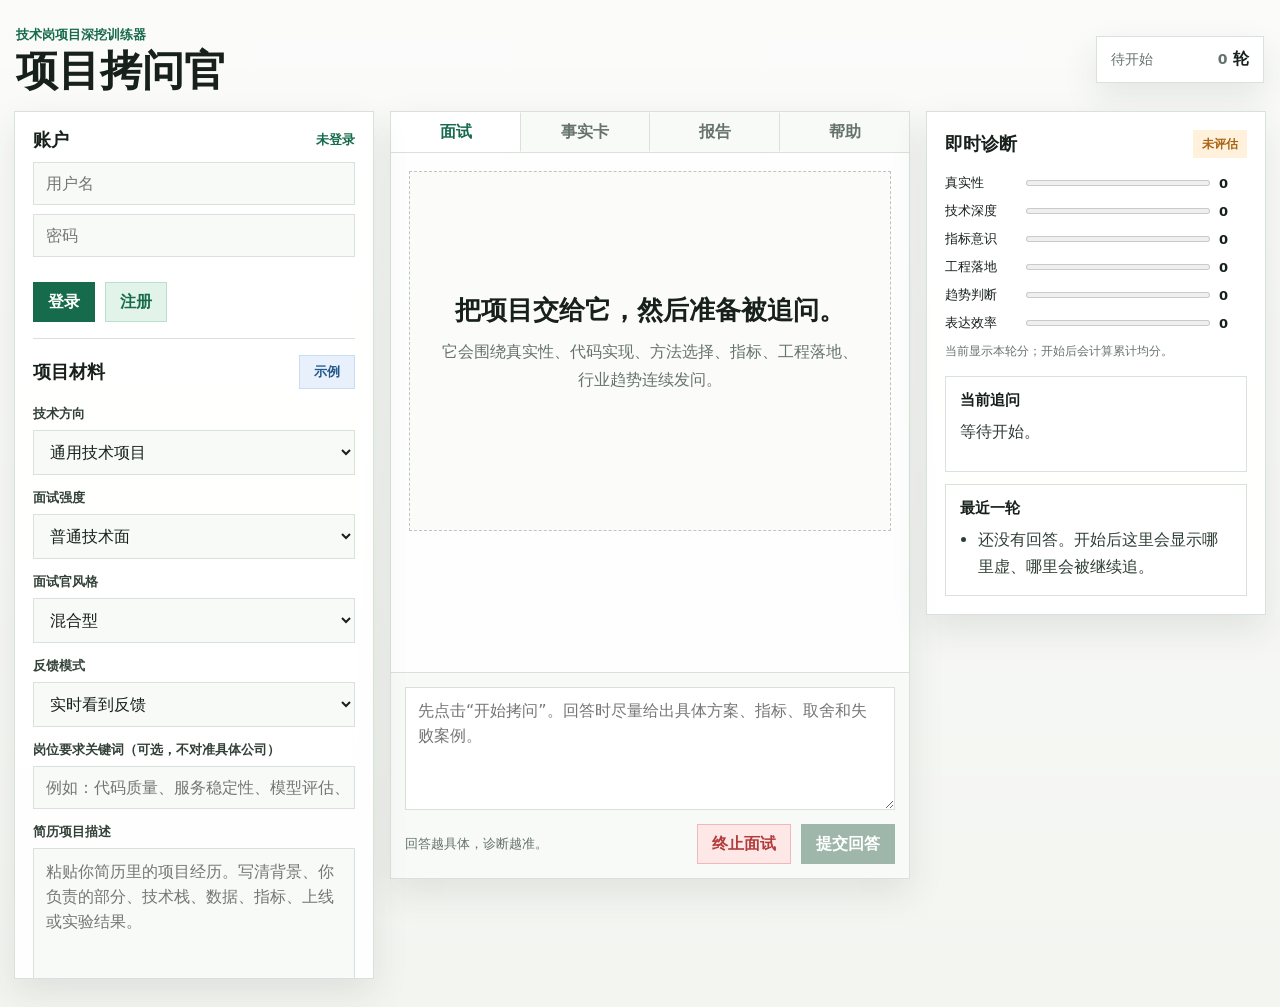
<file: web/index.html>
<!doctype html>
<html lang="zh-CN">
<head>
  <meta charset="utf-8">
  <meta name="viewport" content="width=device-width, initial-scale=1">
  <title>项目拷问官 | 技术岗项目深挖训练器</title>
  <link rel="stylesheet" href="styles.css">
</head>
<body>
  <main class="app-shell">
    <header class="topbar">
      <div>
        <p class="eyebrow">技术岗项目深挖训练器</p>
        <h1>项目拷问官</h1>
      </div>
      <div class="status-strip" aria-label="训练状态">
        <span id="sessionStatus">待开始</span>
        <strong><span id="roundCounter">0</span> 轮</strong>
      </div>
    </header>

    <section class="workspace">
      <aside class="setup-panel" aria-label="项目输入">
        <div class="auth-card">
          <div class="panel-head compact">
            <h2>账户</h2>
            <span id="currentUser">未登录</span>
          </div>
          <div id="authForm" class="auth-form">
            <input id="loginUsername" type="text" autocomplete="username" placeholder="用户名">
            <input id="loginPassword" type="password" autocomplete="current-password" placeholder="密码">
            <div class="button-row auth-actions">
              <button class="primary-button" id="loginButton" type="button">登录</button>
              <button class="secondary-button" id="registerButton" type="button">注册</button>
            </div>
          </div>
          <div id="userBox" class="user-box hidden">
            <p>每次模拟都会保存，方便复盘和调试。</p>
            <button class="ghost-button" id="logoutButton" type="button">退出登录</button>
          </div>
        </div>

        <div class="panel-head">
          <h2>项目材料</h2>
          <button class="ghost-button" id="loadSample" type="button" title="填入一段通用技术项目示例">示例</button>
        </div>

        <label>
          <span>技术方向</span>
          <select id="track">
            <option value="general">通用技术项目</option>
            <option value="code">软件工程 / 代码项目</option>
            <option value="ai">AI / 智能系统</option>
            <option value="backend">后端 / 工程系统</option>
            <option value="algorithm">算法 / 机器学习</option>
            <option value="data">数据 / 数据平台</option>
            <option value="frontend">前端 / 客户端</option>
            <option value="infra">基础设施 / DevOps</option>
          </select>
        </label>

        <label>
          <span>面试强度</span>
          <select id="intensity">
            <option value="normal">普通技术面</option>
            <option value="senior">深挖技术面</option>
            <option value="pressure">压力拷问</option>
          </select>
        </label>

        <label>
          <span>面试官风格</span>
          <select id="interviewerStyle">
            <option value="mixed">混合型</option>
            <option value="professional">专业型</option>
            <option value="pressure">压力型</option>
            <option value="friendly">随和型</option>
            <option value="business">业务落地型</option>
            <option value="fundamental">基础盘型</option>
          </select>
        </label>

        <label>
          <span>反馈模式</span>
          <select id="feedbackMode">
            <option value="realtime">实时看到反馈</option>
            <option value="final">结束后总体反馈</option>
          </select>
        </label>

        <label>
          <span>岗位要求关键词（可选，不对准具体公司）</span>
          <input id="jdKeywords" type="text" placeholder="例如：代码质量、服务稳定性、模型评估、Python">
        </label>

        <label>
          <span>简历项目描述</span>
          <textarea id="projectText" rows="8" placeholder="粘贴你简历里的项目经历。写清背景、你负责的部分、技术栈、数据、指标、上线或实验结果。"></textarea>
        </label>

        <label>
          <span>你最想被追问的点（可选）</span>
          <input id="focusText" type="text" placeholder="例如：代码实现、指标设计、工程落地、行业趋势">
        </label>

        <div class="button-row">
          <button class="primary-button" id="startSession" type="button">开始拷问</button>
          <button class="secondary-button" id="newSession" type="button" title="清空当前对话，开启新的模拟">新模拟</button>
          <button class="secondary-button" id="resetSession" type="button" title="清空当前训练状态">重置</button>
        </div>

        <details id="historyBox" class="history-box hidden">
          <summary>
            <span>历史模拟</span>
            <button class="ghost-button" id="refreshHistory" type="button">刷新</button>
          </summary>
          <ul id="historyList">
            <li>还没有历史模拟。</li>
          </ul>
        </details>
      </aside>

      <section class="main-panel" aria-label="面试训练区">
        <nav class="tabs" aria-label="视图切换">
          <button class="tab active" data-tab="interview" type="button">面试</button>
          <button class="tab" data-tab="facts" type="button">事实卡</button>
          <button class="tab" data-tab="report" type="button">报告</button>
          <button class="tab" data-tab="help" type="button">帮助</button>
        </nav>

        <div class="tab-view active" id="interviewView">
          <div class="interview-board" id="chatLog">
            <div class="empty-state">
              <h2>把项目交给它，然后准备被追问。</h2>
              <p>它会围绕真实性、代码实现、方法选择、指标、工程落地、行业趋势连续发问。</p>
            </div>
          </div>

          <form class="answer-box" id="answerForm">
            <textarea id="answerInput" rows="4" placeholder="先点击“开始拷问”。回答时尽量给出具体方案、指标、取舍和失败案例。" disabled></textarea>
            <div class="answer-actions">
              <span id="answerHint">回答越具体，诊断越准。</span>
              <div class="button-row inline-actions">
                <button class="secondary-button" id="stopSession" type="button">终止面试</button>
                <button class="primary-button" id="submitAnswer" type="submit" disabled>提交回答</button>
              </div>
            </div>
          </form>
        </div>

        <div class="tab-view" id="factsView">
          <div class="fact-grid" id="factGrid">
            <article>
              <h3>项目事实卡</h3>
              <p>事实卡是面试官读简历后的结构化草稿，用来决定先问哪里、哪里可能被问穿。</p>
              <p>它会拆出方向判断、岗位关键词、项目材料完整度和初始风险点。它不打最终分，也不替代报告。</p>
            </article>
          </div>
        </div>

        <div class="tab-view" id="reportView">
          <div class="report-panel" id="reportPanel">
            <article>
              <h3>抗拷问报告</h3>
              <p>报告是最终复盘区。无论选择实时反馈还是结束后反馈，训练结束后都会在这里汇总每一轮反馈。</p>
              <p>它包含每轮问题分析、回答分析、是否答到问题、痛点、改进建议、示例回答，以及整场总结和下一轮训练重点。</p>
            </article>
          </div>
        </div>

        <div class="tab-view" id="helpView">
          <div class="help-panel">
            <article class="wide-card quick-start">
              <h3>快速上手</h3>
              <ol>
                <li>登录或注册，保证每次模拟、回答和报告都会保存到历史记录。</li>
                <li>在左侧粘贴一段简历项目，至少写清背景、你负责的部分、技术栈、数据、指标和结果。</li>
                <li>选择技术方向、面试强度、面试官风格和反馈模式，然后点击开始拷问。</li>
                <li>每轮只回答当前问题。优先用“结论、证据、取舍、不足”四步回答，不要背项目介绍。</li>
                <li>训练中看右侧即时诊断；结束后到报告页看每轮评分、痛点、示例回答和下一轮训练重点。</li>
              </ol>
            </article>

            <article class="wide-card">
              <h3>项目拷问官是什么</h3>
              <p>它是技术岗项目深挖训练器，不是通用聊天面试官。它会围绕你的简历项目连续追问真实性、实现细节、方法选择、指标评估、工程落地、行业理解和表达效率。</p>
              <p>目标不是让你背答案，而是帮你发现项目中最容易被问穿的位置，并把回答补到“能被继续追问”的程度。</p>
            </article>

            <article>
              <h3>推荐使用流程</h3>
              <ol>
                <li>先登录，保证每次模拟都会保存。</li>
                <li>粘贴一段真实项目经历，尽量包含背景、个人职责、技术栈、数据、指标和结果。</li>
                <li>选择技术方向、面试强度、面试官风格和反馈模式。</li>
                <li>点击开始拷问，一次只回答当前问题。</li>
                <li>回答时先给结论，再给证据，最后说取舍或不足。</li>
                <li>训练结束后去报告页看每轮复盘和整场总结。</li>
              </ol>
            </article>

            <article>
              <h3>事实卡怎么用</h3>
              <p>事实卡是面试官读项目材料后的抓漏洞清单。它用于决定先问哪里，不是最终评分。</p>
              <ul>
                <li>证据链拷问图：把项目拆成主张、需要证据和风险点。</li>
                <li>行业趋势追问卡：提醒你准备成本、可靠性、合规、部署和 ROI。</li>
                <li>方向判断：系统认为你的项目更接近哪个技术方向。</li>
                <li>岗位关键词：你填的能力关键词是否能被项目支撑。</li>
                <li>简历完整度：个人贡献、指标、数据来源、工程落地、行业场景是否写清。</li>
                <li>初始风险点：面试官最可能第一时间追问的缺口。</li>
              </ul>
            </article>

            <article>
              <h3>即时诊断怎么用</h3>
              <p>即时诊断只看最近一轮，用于当场调整。它会显示本轮分数、是否答到问题，以及最核心的痛点。</p>
              <p>如果选择结束后总体反馈，训练中不会展开逐轮评价，但每轮反馈仍会保存到报告里。</p>
            </article>

            <article>
              <h3>三种面试强度</h3>
              <ul>
                <li>普通技术面：先确认项目主线、个人职责和基本技术判断，压力最低。</li>
                <li>深挖技术面：持续追代码路径、指标、取舍、边界条件、失败案例和工程落地。</li>
                <li>压力拷问：直接质疑真实性、个人贡献、是否调包、指标是否自洽、异常场景是否真的做过。</li>
              </ul>
            </article>

            <article class="wide-card">
              <h3>六个评分指标</h3>
              <div class="help-metric-grid">
                <div><strong>真实性</strong><span>能否证明你亲手做过，有清楚的个人贡献、代码边界、调试经历和失败案例。</span></div>
                <div><strong>技术深度</strong><span>能否讲清原理、替代方案、取舍、边界条件和复杂问题。</span></div>
                <div><strong>指标意识</strong><span>能否说明怎么证明方案有效，包括指标定义、baseline、采集方式和失败样本。</span></div>
                <div><strong>工程落地</strong><span>能否说明部署、异常、监控、性能、成本、安全、降级和回滚。</span></div>
                <div><strong>趋势判断</strong><span>能否理解真实业务场景、企业约束、行业发展和技术趋势对方案的影响。</span></div>
                <div><strong>表达效率</strong><span>能否在建议时长内先给结论、再给证据、最后收束；拖太久会扣分。</span></div>
              </div>
            </article>

            <article>
              <h3>报告怎么用</h3>
              <p>报告是最终复盘区。无论实时反馈还是结束后反馈，报告都会保留每轮评分和反馈。</p>
              <ul>
                <li>总览：看最终总分、最近一轮、完成轮次和危险点数量。</li>
                <li>训练有效性：这是工具本身的质量指标，看问题是否贴项目、追问是否深入、诊断是否抓住真实痛点。</li>
                <li>每轮复盘：看每轮六维分、答题时长、是否答到问题、痛点和示例回答。</li>
                <li>整场总结：看反复暴露的问题和下一轮训练重点。</li>
              </ul>
            </article>

            <article>
              <h3>如何真正提升</h3>
              <ul>
                <li>不要只看总分，优先看最低维度和被连续追问的地方。</li>
                <li>把每个项目准备成三层：90 秒概述、核心模块实现、失败和改进。</li>
                <li>每个关键结论都配一个证据：代码路径、指标、日志、压测、实验或线上案例。</li>
                <li>如果被指出没答到问题，下一轮先复述问题核心，再回答，不要背准备稿。</li>
                <li>每轮结束后，把示例回答改写成你自己项目真实发生过的版本。</li>
              </ul>
            </article>
          </div>
        </div>
      </section>

      <aside class="insight-panel" aria-label="即时诊断">
        <div class="panel-head">
          <h2>即时诊断</h2>
          <span id="riskBadge">未评估</span>
        </div>

        <div class="score-stack" id="scoreStack">
          <div class="score-row">
            <span>真实性</span>
            <meter min="0" max="10" value="0"></meter>
            <strong>0</strong>
          </div>
          <div class="score-row">
            <span>技术深度</span>
            <meter min="0" max="10" value="0"></meter>
            <strong>0</strong>
          </div>
          <div class="score-row">
            <span>指标意识</span>
            <meter min="0" max="10" value="0"></meter>
            <strong>0</strong>
          </div>
          <div class="score-row">
            <span>工程落地</span>
            <meter min="0" max="10" value="0"></meter>
            <strong>0</strong>
          </div>
          <div class="score-row">
            <span>趋势判断</span>
            <meter min="0" max="10" value="0"></meter>
            <strong>0</strong>
          </div>
        </div>

        <div class="diagnosis-box">
          <h3>当前追问</h3>
          <div id="currentQuestionBox" class="current-question-box">
            <p>等待开始。</p>
          </div>
        </div>

        <div class="diagnosis-box">
          <h3>最近一轮</h3>
          <ul id="latestDiagnosis">
            <li>还没有回答。开始后这里会显示哪里虚、哪里会被继续追。</li>
          </ul>
        </div>
      </aside>
    </section>
  </main>

  <script src="js/state.js"></script>
  <script src="js/api-auth.js"></script>
  <script src="js/domain.js"></script>
  <script src="js/scoring.js"></script>
  <script src="js/render.js"></script>
  <script src="js/interview.js"></script>
  <script src="js/main.js"></script>
</body>
</html>
</file>
<file: web/styles.css>
:root {
  color-scheme: light;
  --bg: #f3f5f1;
  --surface: #ffffff;
  --surface-2: #f8faf7;
  --ink: #17201b;
  --muted: #66736c;
  --line: #d9e1dc;
  --green: #176b4d;
  --green-2: #e2f3ea;
  --blue: #235789;
  --blue-2: #e7f0fb;
  --amber: #a86412;
  --amber-2: #fff1dc;
  --red: #b23b3b;
  --red-2: #fee7e7;
  --shadow: 0 14px 34px rgba(36, 49, 43, 0.1);
}

* {
  box-sizing: border-box;
}

body {
  margin: 0;
  min-height: 100vh;
  font-family: ui-sans-serif, system-ui, -apple-system, BlinkMacSystemFont, "Segoe UI", sans-serif;
  background:
    linear-gradient(180deg, rgba(255, 255, 255, 0.65), rgba(255, 255, 255, 0)),
    var(--bg);
  color: var(--ink);
}

button,
input,
select,
textarea {
  font: inherit;
}

button {
  cursor: pointer;
}

.app-shell {
  width: min(1500px, calc(100vw - 28px));
  margin: 0 auto;
  padding: 22px 0 28px;
}

.topbar {
  min-height: 86px;
  display: flex;
  align-items: center;
  justify-content: space-between;
  gap: 18px;
  padding: 4px 2px 18px;
}

.eyebrow {
  margin: 0 0 5px;
  font-size: 13px;
  color: var(--green);
  font-weight: 800;
  letter-spacing: 0;
}

h1,
h2,
h3,
p {
  margin-top: 0;
}

h1 {
  margin-bottom: 0;
  font-size: 42px;
  line-height: 1.05;
  letter-spacing: 0;
}

h2 {
  margin-bottom: 0;
  font-size: 18px;
}

h3 {
  margin-bottom: 8px;
  font-size: 15px;
}

.status-strip {
  display: flex;
  align-items: center;
  gap: 12px;
  min-width: 168px;
  justify-content: space-between;
  padding: 12px 14px;
  border: 1px solid var(--line);
  background: var(--surface);
  box-shadow: var(--shadow);
}

.status-strip span {
  color: var(--muted);
  font-size: 14px;
}

.workspace {
  display: grid;
  grid-template-columns: minmax(280px, 360px) minmax(420px, 1fr) minmax(280px, 340px);
  gap: 16px;
  align-items: start;
}

.setup-panel,
.main-panel,
.insight-panel {
  background: rgba(255, 255, 255, 0.9);
  border: 1px solid var(--line);
  box-shadow: var(--shadow);
}

.setup-panel,
.insight-panel {
  padding: 18px;
}

.setup-panel,
.insight-panel {
  position: sticky;
  top: 16px;
  max-height: calc(100vh - 32px);
  overflow: auto;
}

.panel-head {
  display: flex;
  align-items: center;
  justify-content: space-between;
  gap: 12px;
  margin-bottom: 16px;
}

.panel-head.compact {
  margin-bottom: 10px;
}

.panel-head.compact span {
  color: var(--green);
  font-size: 13px;
  font-weight: 850;
}

.hidden {
  display: none !important;
}

.auth-card {
  border-bottom: 1px solid var(--line);
  margin: -2px 0 16px;
  padding-bottom: 16px;
}

.auth-form {
  display: grid;
  gap: 9px;
}

.auth-actions {
  margin-top: 2px;
}

.user-box {
  display: grid;
  gap: 10px;
}

.user-box p {
  margin-bottom: 0;
  color: var(--muted);
  font-size: 13px;
  line-height: 1.6;
}

.history-box {
  border-top: 1px solid var(--line);
  margin-top: 18px;
  padding-top: 16px;
}

.history-box summary {
  display: flex;
  align-items: center;
  justify-content: space-between;
  gap: 12px;
  list-style: none;
  cursor: pointer;
}

.history-box summary::-webkit-details-marker {
  display: none;
}

.history-box summary span {
  color: var(--ink);
  font-size: 15px;
  font-weight: 850;
}

.history-box summary::before {
  content: "▸";
  color: var(--green);
  font-size: 14px;
  transition: transform 0.18s ease;
}

.history-box[open] summary::before {
  transform: rotate(90deg);
}

.history-box ul {
  display: grid;
  gap: 8px;
  list-style: none;
  max-height: 280px;
  overflow: auto;
  margin: 12px 0 0;
  padding: 0;
}

.history-box li {
  color: var(--muted);
  font-size: 13px;
}

.history-item {
  width: 100%;
  border: 1px solid var(--line);
  background: var(--surface-2);
  color: var(--ink);
  padding: 10px;
  text-align: left;
}

.history-item:hover {
  border-color: #badfcd;
  background: #f7fcf9;
}

.history-item strong,
.history-item span {
  display: block;
}

.history-item strong {
  margin-bottom: 4px;
  font-size: 13px;
}

.history-item span {
  color: var(--muted);
  font-size: 12px;
}

label {
  display: grid;
  gap: 7px;
  margin-bottom: 14px;
}

label span {
  font-size: 13px;
  font-weight: 750;
  color: #334139;
}

input,
select,
textarea {
  width: 100%;
  border: 1px solid var(--line);
  background: var(--surface-2);
  color: var(--ink);
  padding: 11px 12px;
  outline: none;
}

textarea {
  resize: vertical;
  min-height: 96px;
  line-height: 1.55;
}

input:focus,
select:focus,
textarea:focus {
  border-color: var(--green);
  box-shadow: 0 0 0 3px rgba(23, 107, 77, 0.12);
}

input:disabled,
select:disabled,
textarea:disabled {
  cursor: not-allowed;
  color: #7c8881;
  background: #edf1ee;
}

.button-row,
.answer-actions {
  display: flex;
  align-items: center;
  gap: 10px;
}

.button-row {
  margin-top: 16px;
}

.inline-actions {
  margin-top: 0;
}

.primary-button,
.secondary-button,
.ghost-button,
.tab {
  min-height: 40px;
  border: 1px solid transparent;
  padding: 0 14px;
  font-weight: 800;
  white-space: nowrap;
}

.primary-button {
  color: #fff;
  background: var(--green);
}

.primary-button:hover {
  background: #11563d;
}

.primary-button:disabled {
  cursor: not-allowed;
  background: #9fb6ab;
}

.secondary-button {
  color: var(--green);
  background: var(--green-2);
  border-color: #badfcd;
}

#stopSession {
  color: var(--red);
  background: var(--red-2);
  border-color: #f0b8b8;
}

.ghost-button {
  min-height: 34px;
  color: var(--blue);
  background: var(--blue-2);
  border-color: #c8ddf3;
  font-size: 13px;
}

.main-panel {
  height: calc(100vh - 132px);
  min-height: 680px;
  display: flex;
  flex-direction: column;
  overflow: hidden;
}

.tabs {
  display: grid;
  grid-template-columns: repeat(4, 1fr);
  border-bottom: 1px solid var(--line);
  background: var(--surface-2);
}

.tab {
  background: transparent;
  border-right: 1px solid var(--line);
  color: var(--muted);
}

.tab:last-child {
  border-right: 0;
}

.tab.active {
  color: var(--green);
  background: var(--surface);
}

.tab-view {
  display: none;
}

.tab-view.active {
  display: block;
}

#interviewView.active {
  display: flex;
  min-height: 0;
  height: 100%;
  flex-direction: column;
}

.interview-board {
  flex: 1 1 auto;
  min-height: 0;
  padding: 18px;
  overflow: auto;
  overscroll-behavior: contain;
}

.empty-state {
  min-height: 360px;
  display: grid;
  align-content: center;
  justify-items: center;
  text-align: center;
  border: 1px dashed #b9c8bf;
  background: #fbfcfa;
  padding: 28px;
}

.empty-state h2 {
  font-size: 26px;
  margin-bottom: 10px;
}

.empty-state p,
.fact-grid p,
.report-panel p,
.help-panel p {
  color: var(--muted);
  line-height: 1.7;
}

.message {
  width: min(780px, 100%);
  border: 1px solid var(--line);
  background: var(--surface);
  padding: 14px;
  margin-bottom: 12px;
}

.message.user {
  margin-left: auto;
  border-color: #c8ddf3;
  background: #f5faff;
}

.message.system {
  border-color: #badfcd;
  background: #f7fcf9;
}

.message-title {
  display: flex;
  justify-content: space-between;
  gap: 12px;
  margin-bottom: 8px;
  color: var(--muted);
  font-size: 12px;
  font-weight: 850;
}

.message p {
  margin-bottom: 0;
  line-height: 1.65;
}

.question-label {
  color: var(--green);
}

.answer-box {
  flex: 0 0 auto;
  border-top: 1px solid var(--line);
  background: var(--surface-2);
  padding: 14px;
}

.answer-box textarea {
  min-height: 112px;
  background: var(--surface);
}

.answer-actions {
  justify-content: space-between;
  margin-top: 10px;
}

#answerHint {
  color: var(--muted);
  font-size: 13px;
}

.submit-error {
  display: flex;
  align-items: center;
  justify-content: space-between;
  gap: 12px;
  margin-top: 10px;
  padding: 10px 12px;
  border: 1px solid #f0b8b8;
  background: var(--red-2);
  color: var(--red);
  font-size: 13px;
  line-height: 1.5;
}

.submit-error button {
  flex: 0 0 auto;
}

.fact-grid,
.report-panel,
.help-panel {
  padding: 18px;
  display: grid;
  gap: 14px;
}

.fact-grid,
.help-panel {
  grid-template-columns: repeat(2, minmax(0, 1fr));
}

.fact-grid article,
.report-panel article,
.help-panel article,
.diagnosis-box {
  border: 1px solid var(--line);
  background: var(--surface);
  padding: 14px;
}

.wide-card {
  grid-column: 1 / -1;
}

.quick-start {
  border-color: #badfcd !important;
  background: #f7fcf9 !important;
}

.quick-start h3 {
  color: var(--green);
}

.fact-grid ul,
.report-panel ul,
.help-panel ul,
.help-panel ol,
.diagnosis-box ul,
.diagnosis-box ol {
  margin: 0;
  padding-left: 18px;
  color: #2f3e36;
  line-height: 1.7;
}

.help-metric-grid {
  display: grid;
  grid-template-columns: repeat(3, minmax(0, 1fr));
  gap: 10px;
}

.help-metric-grid div {
  border: 1px solid var(--line);
  background: var(--surface-2);
  padding: 12px;
}

.help-metric-grid strong,
.help-metric-grid span {
  display: block;
}

.help-metric-grid strong {
  color: var(--green);
  margin-bottom: 6px;
}

.help-metric-grid span {
  color: var(--muted);
  font-size: 13px;
  line-height: 1.6;
}

.current-question-box p {
  margin-bottom: 12px;
  color: #2f3e36;
  line-height: 1.7;
}

.time-limit {
  display: flex;
  justify-content: space-between;
  align-items: center;
  gap: 12px;
  margin-top: 8px;
  padding-top: 8px;
  border-top: 1px solid var(--line);
  font-size: 13px;
}

.time-limit:last-child {
  margin-top: 10px;
  padding: 12px;
  border: 1px solid #badfcd;
  background: var(--green-2);
}

.time-limit span {
  color: var(--muted);
}

.time-limit strong {
  color: var(--ink);
}

.time-limit:last-child strong {
  color: var(--green);
  font-size: 28px;
  line-height: 1;
  font-variant-numeric: tabular-nums;
}

.pressure-meter {
  height: 10px;
  overflow: hidden;
  background: #e7ece8;
  border: 1px solid var(--line);
  margin: 12px 0 8px;
}

.pressure-meter span {
  display: block;
  width: 0;
  height: 100%;
  background: var(--green);
  transition: width 0.2s ease, background 0.2s ease;
}

.pressure-meter span.pressure-hot {
  background: var(--amber);
}

.time-over {
  color: var(--red) !important;
}

.time-warning {
  color: var(--amber) !important;
}

.report-panel {
  grid-template-columns: 1fr;
}

#riskBadge {
  display: inline-flex;
  align-items: center;
  min-height: 28px;
  padding: 0 9px;
  background: var(--amber-2);
  color: var(--amber);
  font-size: 12px;
  font-weight: 850;
}

.score-stack {
  display: grid;
  gap: 10px;
  margin-bottom: 16px;
}

.score-note {
  margin: 0;
  color: var(--muted);
  font-size: 12px;
  line-height: 1.5;
}

.score-row {
  display: grid;
  grid-template-columns: 72px 1fr 28px;
  align-items: center;
  gap: 9px;
  font-size: 13px;
}

meter {
  width: 100%;
  height: 12px;
}

.diagnosis-box {
  margin-top: 12px;
}

.pill-list {
  display: flex;
  flex-wrap: wrap;
  gap: 8px;
  padding: 0;
  margin: 0;
  list-style: none;
}

.pill-list li {
  padding: 7px 9px;
  background: var(--surface-2);
  border: 1px solid var(--line);
  color: #334139;
  font-size: 13px;
}

.metric-grid {
  display: grid;
  grid-template-columns: repeat(4, minmax(0, 1fr));
  gap: 10px;
}

.product-metric-grid,
.evidence-chain {
  display: grid;
  grid-template-columns: repeat(3, minmax(0, 1fr));
  gap: 10px;
}

.metric {
  background: var(--surface-2);
  border: 1px solid var(--line);
  padding: 12px;
}

.product-metric-grid div,
.evidence-chain div {
  border: 1px solid var(--line);
  background: var(--surface-2);
  padding: 12px;
}

.metric strong {
  display: block;
  font-size: 24px;
  color: var(--green);
}

.product-metric-grid strong {
  display: block;
  color: var(--green);
  font-size: 22px;
}

.evidence-chain strong {
  display: block;
  color: #24312b;
  line-height: 1.55;
}

.metric span {
  color: var(--muted);
  font-size: 12px;
}

.product-metric-grid span,
.evidence-chain span {
  display: block;
  margin-bottom: 6px;
  color: var(--muted);
  font-size: 12px;
  font-weight: 850;
}

.product-metric-grid small {
  display: block;
  margin-top: 4px;
  color: var(--muted);
  line-height: 1.5;
}

.evidence-chain ul {
  margin: 0;
  padding-left: 17px;
}

.trend-card .pill-list {
  margin: 10px 0;
}

.probe-line {
  margin-bottom: 0;
  color: #2f3e36 !important;
}

.danger {
  border-color: #f0b8b8;
  background: var(--red-2);
}

.warning {
  border-color: #f0d4aa;
  background: var(--amber-2);
}

.feedback-item {
  border-top: 1px solid var(--line);
  margin-top: 12px;
  padding-top: 12px;
}

.feedback-item p {
  margin-bottom: 8px;
  line-height: 1.65;
}

.round-score-grid {
  display: grid;
  grid-template-columns: repeat(6, minmax(0, 1fr));
  gap: 8px;
  margin: 8px 0 12px;
}

.round-score {
  border: 1px solid var(--line);
  background: var(--surface-2);
  padding: 8px;
}

.round-score span,
.round-score strong {
  display: block;
}

.round-score span {
  color: var(--muted);
  font-size: 12px;
}

.round-score strong {
  color: var(--green);
  font-size: 18px;
  margin-top: 2px;
}

@media (max-width: 1180px) {
  .workspace {
    grid-template-columns: minmax(280px, 360px) 1fr;
  }

  .setup-panel {
    position: static;
    max-height: none;
  }

  .insight-panel {
    grid-column: 1 / -1;
    position: static;
    max-height: none;
  }
}

@media (max-width: 820px) {
  .app-shell {
    width: min(100vw - 18px, 760px);
    padding-top: 12px;
  }

  .topbar {
    align-items: stretch;
    flex-direction: column;
  }

  h1 {
    font-size: 34px;
  }

  .workspace {
    grid-template-columns: 1fr;
  }

  .main-panel {
    height: auto;
    min-height: auto;
  }

  #interviewView.active {
    height: 720px;
    min-height: 620px;
  }

  .history-box ul {
    max-height: 220px;
  }

  .fact-grid,
  .help-panel,
  .help-metric-grid,
  .product-metric-grid,
  .evidence-chain,
  .metric-grid,
  .round-score-grid {
    grid-template-columns: 1fr;
  }
}
</file>
